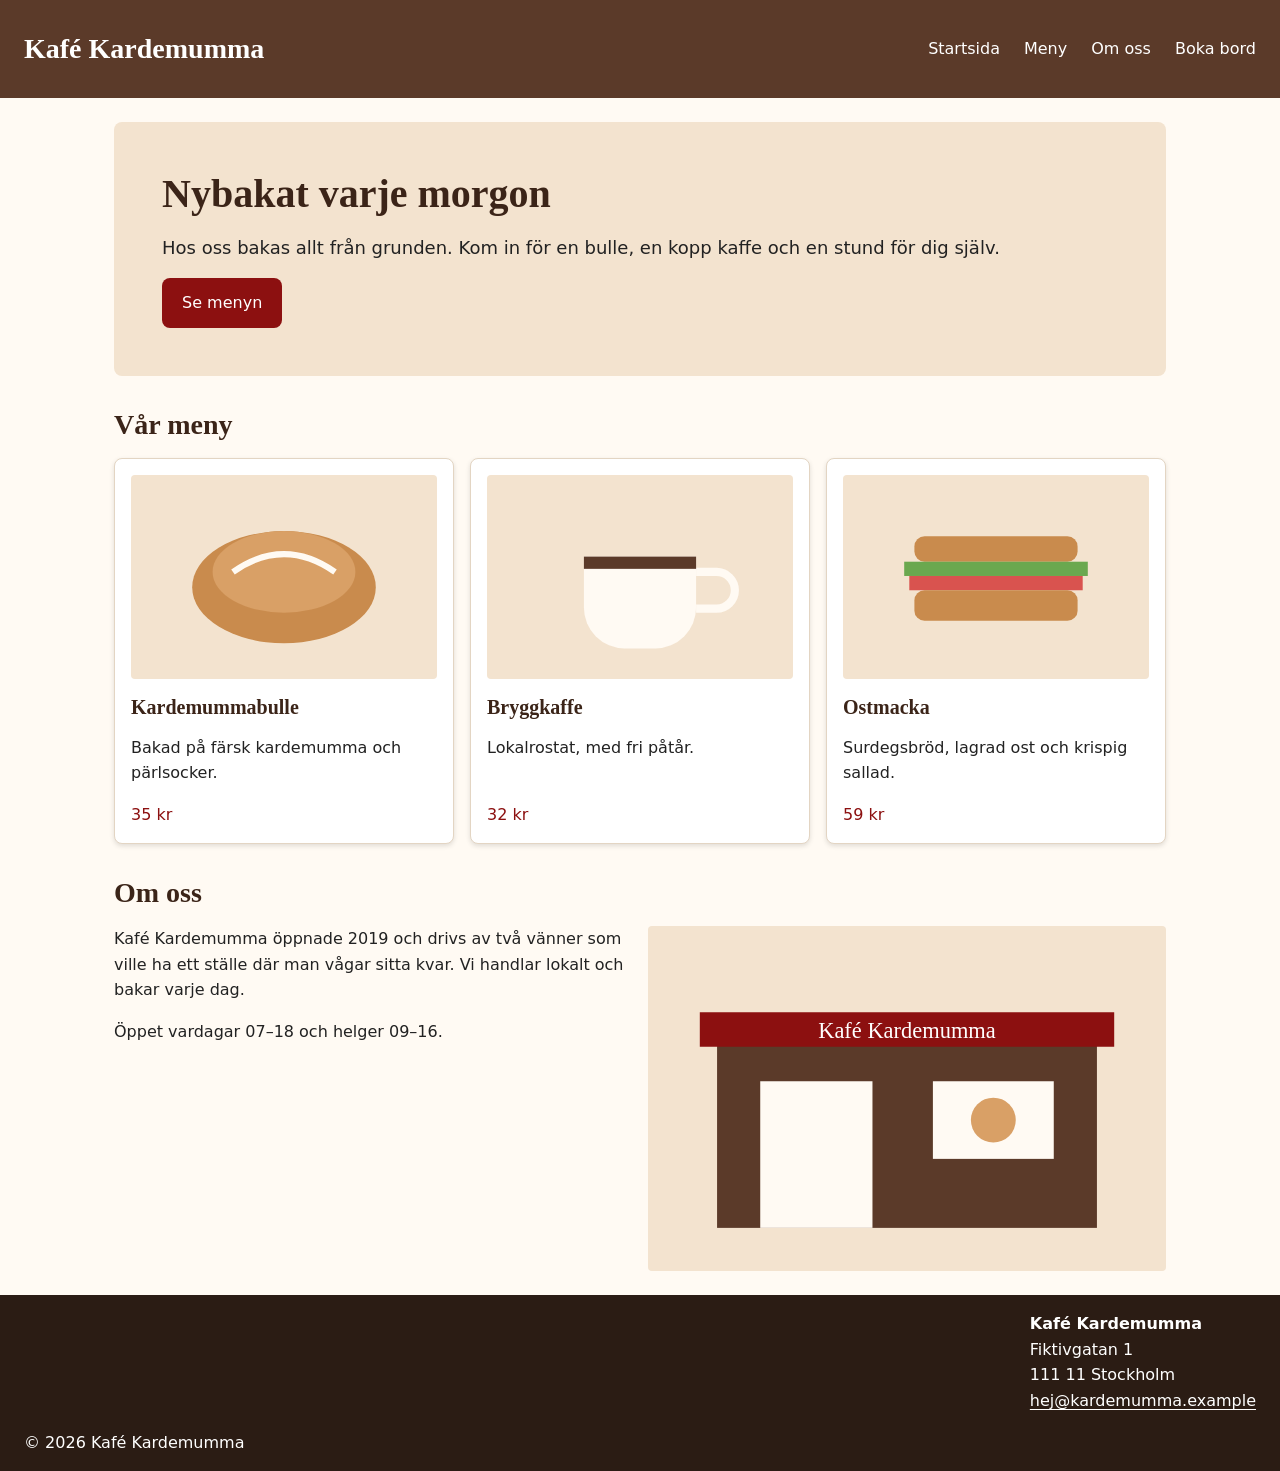
<file: index.html>
<!doctype html>
<html lang="sv" data-theme="system">
    <head>
        <meta charset="UTF-8" />
        <meta name="viewport" content="width=device-width, initial-scale=1.0" />
        <title>Kafé Kardemumma – fika i hjärtat av Stockholm</title>
        <link rel="stylesheet" href="assets/css/variables.css" />
        <link rel="stylesheet" href="assets/css/base.css" />
        <link rel="stylesheet" href="assets/css/layout.css" />
        <link rel="stylesheet" href="assets/css/components.css" />
    </head>
    <body>
        <header>
            <h1>Kafé Kardemumma</h1>
            <nav aria-label="Huvudmeny">
                <ul>
                    <li>
                        <a href="index.html" aria-current="page">Startsida</a>
                    </li>
                    <li><a href="#meny">Meny</a></li>
                    <li><a href="#om-oss">Om oss</a></li>
                    <li><a href="kontakt.html">Boka bord</a></li>
                </ul>
            </nav>
        </header>
        <main>
            <section id="hero">
                <h2>Nybakat varje morgon</h2>
                <p>
                    Hos oss bakas allt från grunden. Kom in för en bulle, en
                    kopp kaffe och en stund för dig själv.
                </p>
                <a href="#meny" class="knapp">Se menyn</a>
            </section>
            <section id="meny">
                <h2>Vår meny</h2>
                <div class="meny-lista">
                    <article class="meny-item">
                        <img
                            src="assets/images/bulle.svg"
                            alt="Illustration av en kardemummabulle"
                        />
                        <h3>Kardemummabulle</h3>
                        <p>Bakad på färsk kardemumma och pärlsocker.</p>
                        <p class="pris">35 kr</p>
                    </article>
                    <article class="meny-item">
                        <img
                            src="assets/images/kaffe.svg"
                            alt="Illustration av en kopp bryggkaffe"
                        />
                        <h3>Bryggkaffe</h3>
                        <p>Lokalrostat, med fri påtår.</p>
                        <p class="pris">32 kr</p>
                    </article>
                    <article class="meny-item">
                        <img
                            src="assets/images/smorgas.svg"
                            alt="Illustration av en smörgås"
                        />
                        <h3>Ostmacka</h3>
                        <p>Surdegsbröd, lagrad ost och krispig sallad.</p>
                        <p class="pris">59 kr</p>
                    </article>
                </div>
            </section>
            <section id="om-oss">
                <img src="assets/images/kafe.svg" alt="Kaféet exteriör" />
                <h2>Om oss</h2>
                <div class="om-oss-text">
                    <p>
                        Kafé Kardemumma öppnade 2019 och drivs av två vänner som
                        ville ha ett ställe där man vågar sitta kvar. Vi handlar
                        lokalt och bakar varje dag.
                    </p>
                    <p>Öppet vardagar 07–18 och helger 09–16.</p>
                </div>
            </section>
        </main>
        <footer>
            <address>
                <p class="company-name">Kafé Kardemumma</p>
                <p>Fiktivgatan 1</p>
                <p>111 11 Stockholm</p>
                <p>
                    <a href="mailto:hej@kardemumma.example"
                        >hej@kardemumma.example</a
                    >
                </p>
            </address>
            <p class="copyright">&copy; 2026 Kafé Kardemumma</p>
        </footer>
    </body>
</html>
</file>
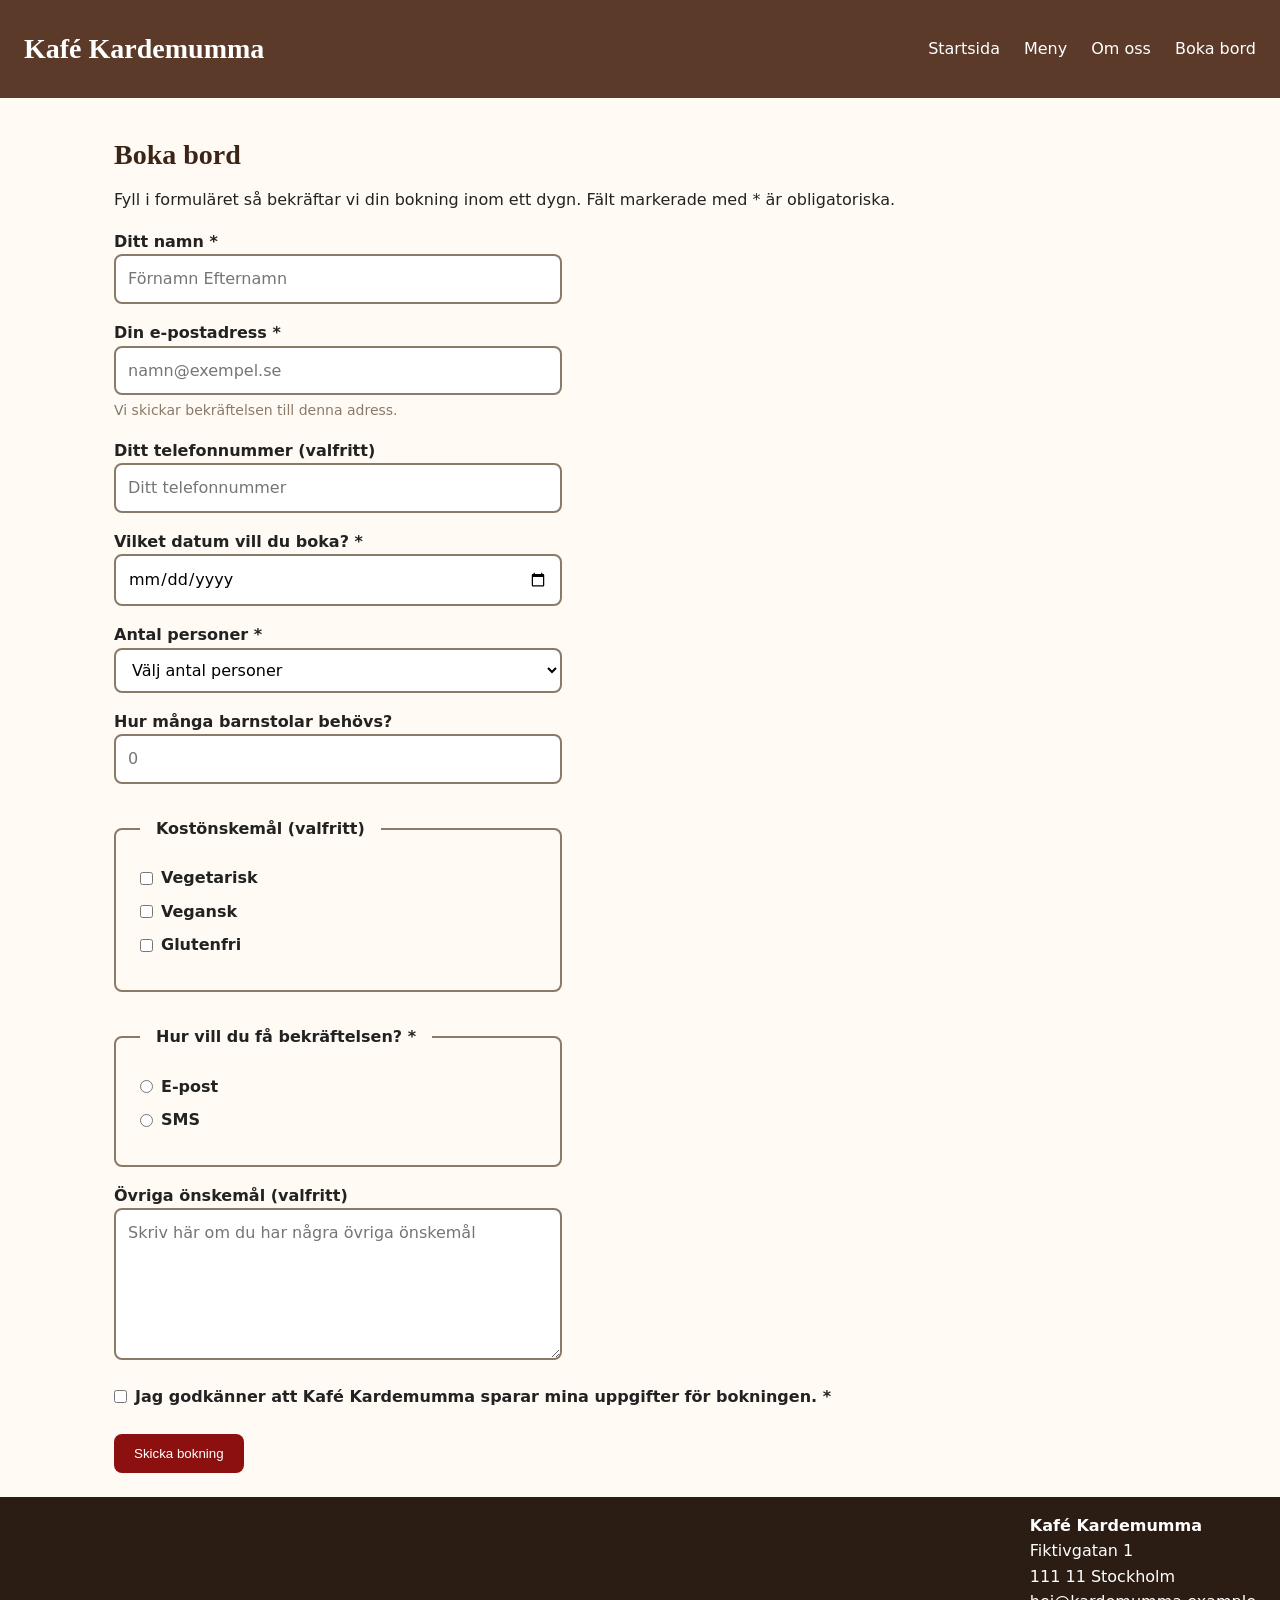
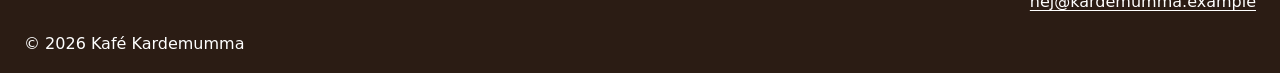
<file: kontakt.html>
<!doctype html>
<html lang="sv" data-theme="system">
    <head>
        <meta charset="UTF-8" />
        <meta name="viewport" content="width=device-width, initial-scale=1.0" />
        <title>Boka bord – Kafé Kardemumma</title>
        <link rel="stylesheet" href="assets/css/variables.css" />
        <link rel="stylesheet" href="assets/css/base.css" />
        <link rel="stylesheet" href="assets/css/layout.css" />
        <link rel="stylesheet" href="assets/css/components.css" />
    </head>
    <body>
        <header>
            <h1>Kafé Kardemumma</h1>
            <nav aria-label="Huvudmeny">
                <ul>
                    <li><a href="index.html">Startsida</a></li>
                    <li><a href="index.html#meny">Meny</a></li>
                    <li><a href="index.html#om-oss">Om oss</a></li>
                    <li>
                        <a href="kontakt.html" aria-current="page">Boka bord</a>
                    </li>
                </ul>
            </nav>
        </header>

        <main>
            <h2>Boka bord</h2>
            <p>
                Fyll i formuläret så bekräftar vi din bokning inom ett dygn.
                Fält markerade med * är obligatoriska.
            </p>

            <form action="#" method="post">
                <div class="falt">
                    <label for="namn">Ditt namn *</label>
                    <input
                        type="text"
                        id="namn"
                        name="namn"
                        placeholder="Förnamn Efternamn"
                        required
                    />
                </div>
                <div class="falt">
                    <label for="epost">Din e-postadress *</label>
                    <input
                        type="email"
                        id="epost"
                        name="epost"
                        placeholder="namn@exempel.se"
                        aria-describedby="epost-hjalp"
                        required
                    />
                    <p id="epost-hjalp" class="hjalp-text">
                        Vi skickar bekräftelsen till denna adress.
                    </p>
                </div>
                <div class="falt">
                    <label for="telefon">Ditt telefonnummer (valfritt)</label>
                    <input
                        type="tel"
                        id="telefon"
                        name="telefon"
                        placeholder="Ditt telefonnummer"
                    />
                </div>
                <div class="falt">
                    <label for="datum">Vilket datum vill du boka? *</label>
                    <input type="date" id="datum" name="datum" required />
                </div>

                <label for="antal-personer">Antal personer *</label>
                <select id="antal-personer" name="antal-personer" required>
                    <option value="">Välj antal personer</option>
                    <option value="1">1 person</option>
                    <option value="2">2 personer</option>
                    <option value="3">3 personer</option>
                    <option value="4">4 personer</option>
                    <option value="5">5 eller fler</option>
                </select>

                <label for="barnstolar">Hur många barnstolar behövs?</label>
                <input
                    type="number"
                    id="barnstolar"
                    name="barnstolar"
                    placeholder="0"
                    min="0"
                    max="5"
                />

                <fieldset>
                    <legend>Kostönskemål (valfritt)</legend>
                    <div class="checkbox-group">
                        <input
                            type="checkbox"
                            id="vegetarisk"
                            name="kostonskemal"
                            value="vegetarisk"
                        />
                        <label for="vegetarisk">Vegetarisk</label>
                    </div>
                    <div class="checkbox-group">
                        <input
                            type="checkbox"
                            id="vegansk"
                            name="kostonskemal"
                            value="vegansk"
                        />
                        <label for="vegansk">Vegansk</label>
                    </div>
                    <div class="checkbox-group">
                        <input
                            type="checkbox"
                            id="glutenfri"
                            name="kostonskemal"
                            value="glutenfri"
                        />
                        <label for="glutenfri">Glutenfri</label>
                    </div>
                </fieldset>

                <fieldset>
                    <legend>Hur vill du få bekräftelsen? *</legend>
                    <div class="checkbox-group">
                        <input
                            type="radio"
                            id="bekraftelse-epost"
                            name="bekraftelse"
                            value="epost"
                            required
                        />
                        <label for="bekraftelse-epost">E-post</label>
                    </div>
                    <div class="checkbox-group">
                        <input
                            type="radio"
                            id="bekraftelse-sms"
                            name="bekraftelse"
                            value="sms"
                            required
                        />
                        <label for="bekraftelse-sms">SMS</label>
                    </div>
                </fieldset>

                <label for="onskemal">Övriga önskemål (valfritt) </label>
                <textarea
                    name="onskemal"
                    id="onskemal"
                    placeholder="Skriv här om du har några övriga önskemål"
                    rows="5"
                ></textarea>
                <div class="checkbox-group samtycke">
                    <input
                        type="checkbox"
                        id="samtycke"
                        name="samtycke"
                        required
                    />
                    <label for="samtycke">
                        Jag godkänner att Kafé Kardemumma sparar mina uppgifter
                        för bokningen. *
                    </label>
                </div>
                <input type="submit" value="Skicka bokning" />
            </form>
        </main>

        <footer>
            <address>
                <p class="company-name">Kafé Kardemumma</p>
                <p>Fiktivgatan 1</p>
                <p>111 11 Stockholm</p>
                <p>
                    <a href="mailto:hej@kardemumma.example"
                        >hej@kardemumma.example</a
                    >
                </p>
            </address>
            <p class="copyright">&copy; 2026 Kafé Kardemumma</p>
        </footer>
    </body>
</html>
</file>
<file: assets/css/variables.css>
:root {
    color-scheme: light;

    /* PRIMITIVES */
    --color-black: #222222;
    --color-white: #ffffff;
    --color-primary-100: #fffaf3;
    --color-primary-200: #f3e3cf;
    --color-primary-300: #e3d5c3;
    --color-primary-500: #5b3a29;
    --color-primary-700: #3b2418;
    --color-primary-800: #2b1c14;
    --color-secondary-500: #8c1010;
    --color-secondary-700: #6f0c0c;
    --color-secondary-800: #5e0a0a;
    --color-gray: #8a7a6a;
    --color-blue: #1a73e8;
    --shadow: 0px 2px 5px 0px rgba(0, 0, 0, 0.12);
    --shadow-active:
        0px 2px 20px 0px rgba(0, 0, 0, 0.12),
        inset 0 0 0 1px var(--color-primary-500);

    --space-1: 4px;
    --space-2: 8px;
    --space-3: 16px;
    --space-4: 24px;
    --space-5: 32px;
    --space-6: 48px;

    --font-sans-serif: system-ui, Segoe UI, Roboto, sans-serif;
    --font-serif: Georgia, serif;

    /* SEMANTIC TOKENS */
    --color-background: var(--color-primary-100);
    --color-text: var(--color-black);

    --color-heading: var(--color-primary-700);
    --color-text-caption: var(--color-gray);
    --color-text-price: var(--color-secondary-500);

    --color-surface: var(--color-primary-200);
    --color-border: var(--color-primary-300);

    --color-background-card: var(--color-white);
    --color-border-card: var(--color-primary-300);
    --shadow-card: var(--shadow);
    --shadow-card-hover: var(--shadow-active);

    --color-background-button: var(--color-secondary-500);
    --color-background-button-hover: var(--color-secondary-700);
    --color-text-button: var(--color-white);

    --color-background-header: var(--color-primary-500);
    --color-background-footer: var(--color-primary-800);
    --color-text-header: var(--color-white);
    --color-text-footer: var(--color-white);

    --color-nav-link: var(--color-white);
    --color-nav-link-hover: var(--color-white);
    --color-link: var(--color-primary-500);
    --color-link-hover: var(--color-primary-800);

    --color-outline: var(--color-blue);

    --color-background-input: var(--color-white);
    --color-border-form: var(--color-gray);

    --space-xsmall: var(--space-1);
    --space-small: var(--space-2);
    --space-normal: var(--space-3);
    --space-medium: var(--space-4);
    --space-large: var(--space-5);
    --space-xlarge: var(--space-6);

    --radius-card: var(--space-2);
    --radius-image: var(--space-1);
    --radius-button: var(--space-2);
    --radius-form: var(--space-2);

    --font-body: var(--font-sans-serif);
    --font-heading: var(--font-serif);
}

/* DARK MODE */
@media (prefers-color-scheme: dark) {
    :root:not([data-theme='light']) {
        color-scheme: dark;

        --color-background: var(--color-primary-700);
        --color-text: var(--color-white);

        --color-heading: var(--color-primary-100);
        --color-text-caption: var(--color-gray);
        --color-text-price: var(--color-white);

        --color-surface: var(--color-primary-500);
        --color-border: var(--color-primary-800);

        --color-background-card: var(--color-primary-500);
        --color-border-card: var(--color-primary-800);

        --color-background-header: var(--color-primary-800);
        --color-background-footer: var(--color-primary-800);

        --color-background-input: var(--color-primary-800);
    }
}

/* FORCE LIGHT MODE */
:root[data-theme='light'] {
    color-scheme: light;

    --color-background: var(--color-primary-100);
    --color-text: var(--color-black);

    --color-heading: var(--color-primary-700);
    --color-text-caption: var(--color-gray);
    --color-text-price: var(--color-secondary-500);

    --color-surface: var(--color-primary-200);
    --color-border: var(--color-primary-300);

    --color-background-card: var(--color-white);
    --color-border-card: var(--color-primary-300);
    --shadow-card: var(--shadow);
    --shadow-card-hover: var(--shadow-active);

    --color-background-button: var(--color-secondary-500);
    --color-background-button-hover: var(--color-secondary-700);
    --color-text-button: var(--color-white);

    --color-background-header: var(--color-primary-500);
    --color-background-footer: var(--color-primary-800);
    --color-text-header: var(--color-white);
    --color-text-footer: var(--color-white);

    --color-nav-link: var(--color-white);
    --color-nav-link-hover: var(--color-white);
    --color-link: var(--color-primary-500);
    --color-link-hover: var(--color-primary-800);

    --color-outline: var(--color-blue);

    --space-xsmall: var(--space-1);
    --space-small: var(--space-2);
    --space-normal: var(--space-3);
    --space-medium: var(--space-4);
    --space-large: var(--space-5);
    --space-xlarge: var(--space-6);

    --radius-card: var(--space-2);
    --radius-image: var(--space-1);
    --radius-button: var(--space-2);
    --radius-form: var(--space-2);

    --font-body: var(--font-sans-serif);
    --font-heading: var(--font-serif);

    --color-border-form: var(--color-gray);
}

/* FORCE DARK MODE */
:root[data-theme='dark'] {
    color-scheme: dark;

    --color-background: var(--color-primary-700);
    --color-text: var(--color-white);

    --color-heading: var(--color-primary-100);
    --color-text-caption: var(--color-gray);
    --color-text-price: var(--color-white);

    --color-surface: var(--color-primary-500);
    --color-border: var(--color-primary-800);

    --color-background-card: var(--color-primary-500);
    --color-border-card: var(--color-primary-800);

    --color-background-header: var(--color-primary-800);
    --color-background-footer: var(--color-primary-800);
}
</file>
<file: assets/css/base.css>
/*
GRUNDINSTÄLLNINGAR
Border box
Nollställer margin och paddings
Body
Typografi (rubriker, paragrapher, egna klasser
Länkar
Responsiva bilder
*/

/* Padding och border inkluderas i elementets totala storlek */
*,
*::before,
*::after {
    box-sizing: border-box;
}
/* Nollställer margin och padding på alla element */
* {
    margin: 0;
    padding: 0;
}

body {
    margin: 0;
    background-color: var(--color-background);
    color: var(
        --color-text
    ); /* Kontrast mot body background: 15.32 AAA. Kontrast mot article background: 15.91 AAA. Kontrast mot hero background: 12.65 AAA */
    font-family: var(--font-body);
    /* rem är bättre än px eftersom rem anger storleken i förhållande till rot-elementets
    storlek och är inte ett fast värde som px är. Det gör att teckenstorleken kan skalas upp
    om en användare ändrar i sin webbläsare att teckenstorleken ska öka/bli större. Det ger en
    bättre tillgänglighet. */
    line-height: 1.6;
}

/* TYPOGRAFI: rubriker, paragrapher */
h1,
h2,
h3 {
    font-family: var(--font-heading);
    line-height: 1.2;
}
h1,
h2 {
    font-size: 1.75rem;
}
h3 {
    font-size: 1.25rem;
}
h2,
h3 {
    margin-top: 1rem;
}
main h1,
main h2,
main h3 {
    color: var(
        --color-heading
    ); /* Kontrast mot article background: 14.47 AAA */
}

p {
    margin-top: var(--space-normal);
}

#hero h2 {
    margin-top: 0;
}

#hero p {
    font-size: 1.125rem;
    line-height: 1.6;
}
/* Använda clamp för att ge rubriken i hero en responsiv storlek */
#hero h2 {
    font-size: clamp(1.75rem, 1.25vw + 1.5rem, 2.5rem);
}

footer address p {
    margin-top: 0;
    font-style: normal;
}

.pris {
    color: var(
        --color-text-price
    ); /* Kontrast mot article background: 9.56 AAA */
    margin-top: auto;
    padding-top: var(--space-normal);
}
.hjalp-text {
    color: var(
        --color-text-caption
    ); /* Kontrast mot body background: 5.53 AA */
    font-size: 0.875rem;
    margin-top: 0.25rem;
}
.samtycke {
    margin-top: var(--space-normal);
}
.company-name {
    font-weight: 700;
}
.copyright {
    margin-top: 0;
    align-self: flex-start;
}

/* LÄNKAR */
a {
    color: var(
        --color-link
    ); /* Kontrast mot article background: 9.56 AAA.  Kontrast mot body background: 9.20 AAA. Kontrast mot hero background: 7.60 AAA */
    text-underline-offset: 3px;
}
a:hover {
    color: var(
        --color-link-hover
    ); /* Kontrast mot article background: 13.78 AAA.  Kontrast mot body background: 13.27 AAA. Kontrast mot hero background: 10.96 AAA */
    text-decoration-thickness: 2px;
}
a:focus-visible {
    outline: 3px solid var(--color-outline);
    outline-offset: 2px;
}

nav a {
    color: var(--color-nav-link); /* Kontast mot header background 10.09 AAA. */
    text-decoration: none;
}
nav a:hover {
    color: var(
        --color-nav-link-hover
    ); /* Kontast mot header background 10.09 AAA. */
    text-decoration: underline;
    text-decoration-thickness: 2px;
}

footer a {
    color: var(
        --color-text-footer
    ); /* Kontrast mot footer background: 16.42 AAA */
}
footer a:hover {
    color: var(
        --color-text-footer
    ); /* Kontrast mot footer background: 16.42 AAA */
}

/* Gör så att bilder inte går utanför sin container
och att bilder skalar propotionerligt */
img {
    max-width: 100%;
    height: auto;
}
</file>
<file: assets/css/layout.css>
/*
Header
Footer
Main
Sectioner
Nav-lista
Hero
Media queries
*/

header {
    background-color: var(--color-background-header);
    display: flex;
    justify-content: space-between;
    align-items: center;
    flex-wrap: wrap;
    gap: var(--space-small) var(--space-normal);
}
footer {
    background-color: var(--color-background-footer);
    display: flex;
    flex-direction: column;
    gap: var(--space-normal);
}
@media (min-width: 600px) {
    footer {
        align-items: flex-end;
    }
}
header,
footer {
    color: var(
        --color-text-header
    ); /* Kontast mot header background 10.09 AAA. Kontast mot footer background 16.42 AAA */
    padding: var(--space-normal) var(--space-medium);
}

main {
    max-width: 1100px;
    padding: var(--space-medium);
    /* Sätter top/bottom margin till 0 och vänster/höger margin till auto.
    auto gör att elementet får sitt värde automatiskt (lika mycket till vänster som till höger) baserat på förälderns bredd.
    Effekten blir att elementet centreras horisontellt. */
    margin: 0 auto;
}

section:not(:first-child) {
    margin-top: var(--space-large);
}

nav ul {
    list-style: none;
    margin: 0;
    padding: 0;
    display: flex;
    gap: var(--space-medium);
}

#hero {
    background-color: var(--color-surface);
    padding: var(--space-normal);
    border-radius: var(--radius-card);
    font-family: var(--font-body);
}

@media (min-width: 600px) {
    /* Större rubrik i Hero */
    /*
    #hero h2 {
        font-size: 2.125rem;
    }
    */

    /* Mer padding i hero */
    #hero {
        padding: var(--space-large);
    }

    /* Sista meny-item ska sträcka sig över två kolumner */
    .meny-item:last-child {
        grid-column: span 2;
    }
}

@media (min-width: 900px) {
    /* Om oss i två kolumner */
    #om-oss {
        display: grid;
        grid-template-columns: 1fr 1fr;
        gap: var(--space-normal);
    }
    #om-oss h2 {
        grid-column: 1 / -1;
    }
    #om-oss p {
        grid-column: 1;
    }
    #om-oss img {
        grid-column: 2;
        grid-row: 2 / span 2;
    }
    /* Gruppera texten i en container så att textstyckena hamnar i samma rad */
    #om-oss .om-oss-text {
        grid-column: 1;
        grid-row: 2;
    }
    /* Ta bort padding-top för att linjera texten bildens överkant */
    #om-oss p:first-of-type,
    #om-oss h2 {
        margin-top: 0;
    }

    /* Återställ sista meny-item */
    .meny-item:last-child {
        grid-column: span 1;
    }

    /* Mer padding i hero */
    #hero {
        padding: var(--space-xlarge);
    }

    /* Jag gör inte sidhuvudet bredare, men jag lägger till mer padding ovanför och nedanför
    så att sidhuvudet blir lite högre. */
    header {
        padding: var(--space-large) var(--space-medium);
    }
}
</file>
<file: assets/css/components.css>
/*
Kort
Knappar
Formulär
*/

/* KORT */
article {
    background-color: var(--color-background-card);
    border: 1px solid var(--color-border-card);
    border-radius: var(--radius-card);
    padding: var(--space-normal);
    box-shadow: var(--shadow-card);
    display: flex;
    flex-direction: column;
    justify-content: center;
    /* Steg 5 Experimentera
    JUSTIFY CONTENT
    justify-content: center;
    justify-content: flex-end;
    justify-content: space-around;
    Det blir ingen skillnad. Jag måste göra föräldren .meny-lista till en flexbehållare för att justify-content ska kunna påverka article-elementet.)

    ALIGN-ITEMS
    align-items: center (det gör att texten i article blir centrerad)
    align-items: flex-end (det gör att texten i article blir högerjusterad)
    */
}
/* Boxmodellen för en article, från vänster till höger (horisontellt):

margin 0 | border 1 | padding 16 | content 1034 | padding 16 | border 1 | margin 0

*/
article img {
    border-radius: var(--radius-image);
}

.meny-lista {
    margin-top: var(--space-normal);
    /* Gör meny-listan till en flexbehållare så att article .meny-item ligger på en rad på större skärmar.
    Detta gör att nu kan man även se att priset justeras mot artikelns botten. */
    /* display: flex;
    flex-wrap: wrap;
    gap: 0.5rem 1rem; */

    /* Skapa en grid */
    display: grid;
    grid-template-columns: repeat(auto-fit, minmax(240px, 1fr));
    gap: var(--space-normal);
}

.meny-item {
    /* flex: 1 1 240px; */
    transition:
        scale 300ms ease-in-out,
        box-shadow 300ms ease-in-out,
        border-color 300ms ease-in-out;
}
.meny-item:hover {
    scale: 1.03;
    box-shadow: var(--shadow-card-hover);
}

/* Motivering av valet mellan Flexbox och Grid:
    Eftersom rubriken ska täcka båda kolumnerna,
    texten ska ligga i den vänstra kolumen,
    och bilden i den högra kolumnen,
    passar det bra att använda grid eftersom det går att styra
    placeringen i två dimensioner (horisontellt och vertikalt).
*/
#om-oss img {
    border-radius: var(--radius-image);
}

/***** KNAPPAR *****/
.knapp,
input[type='submit'] {
    display: inline-block;
    color: var(--color-text-button); /* Kontrast mot background: 9.56 AAA */
    background-color: var(--color-background-button);
    padding: 12px 20px;
    margin-top: var(--space-normal);
    border-radius: var(--radius-button);
    text-decoration: none;
    border: none;
    cursor: pointer;
}
.knapp:hover,
input[type='submit']:hover {
    color: var(
        --color-text-button
    ); /* Kontrast mot hover background: 12.11 AAA */
    background-color: var(--color-background-button-hover);
}
.knapp:active,
input[type='submit']:active {
    transform: scale(0.97);
}
/* Jag lägger inte in en :focus-visible på knapp-klassen eftersom den redan får den stilen från a-elementet */

/***** FORMULÄR *****/
input[type='text'],
input[type='email'],
input[type='tel'],
input[type='date'],
input[type='number'],
select,
textarea {
    width: 100%;
    max-width: 28rem;
    padding: 10px 12px;
    border: 2px solid var(--color-border-form);
    border-radius: var(--radius-form);
    font: inherit;
    background-color: var(--color-background-input);
}
label {
    font-weight: 700;
    display: block;
    margin-top: var(--space-normal);
}
fieldset {
    margin-top: var(--space-large);
    padding: var(--space-medium);
    border: 2px solid var(--color-border-form);
    border-radius: var(--radius-form);
    max-width: 28rem;
}
fieldset legend {
    font-weight: 700;
    padding: 0 var(--space-normal);
}

.checkbox-group {
    display: flex;
    align-items: center;
    gap: var(--space-small);
    margin-bottom: var(--space-small);
}
.checkbox-group label {
    margin-top: 0;
}
</file>
